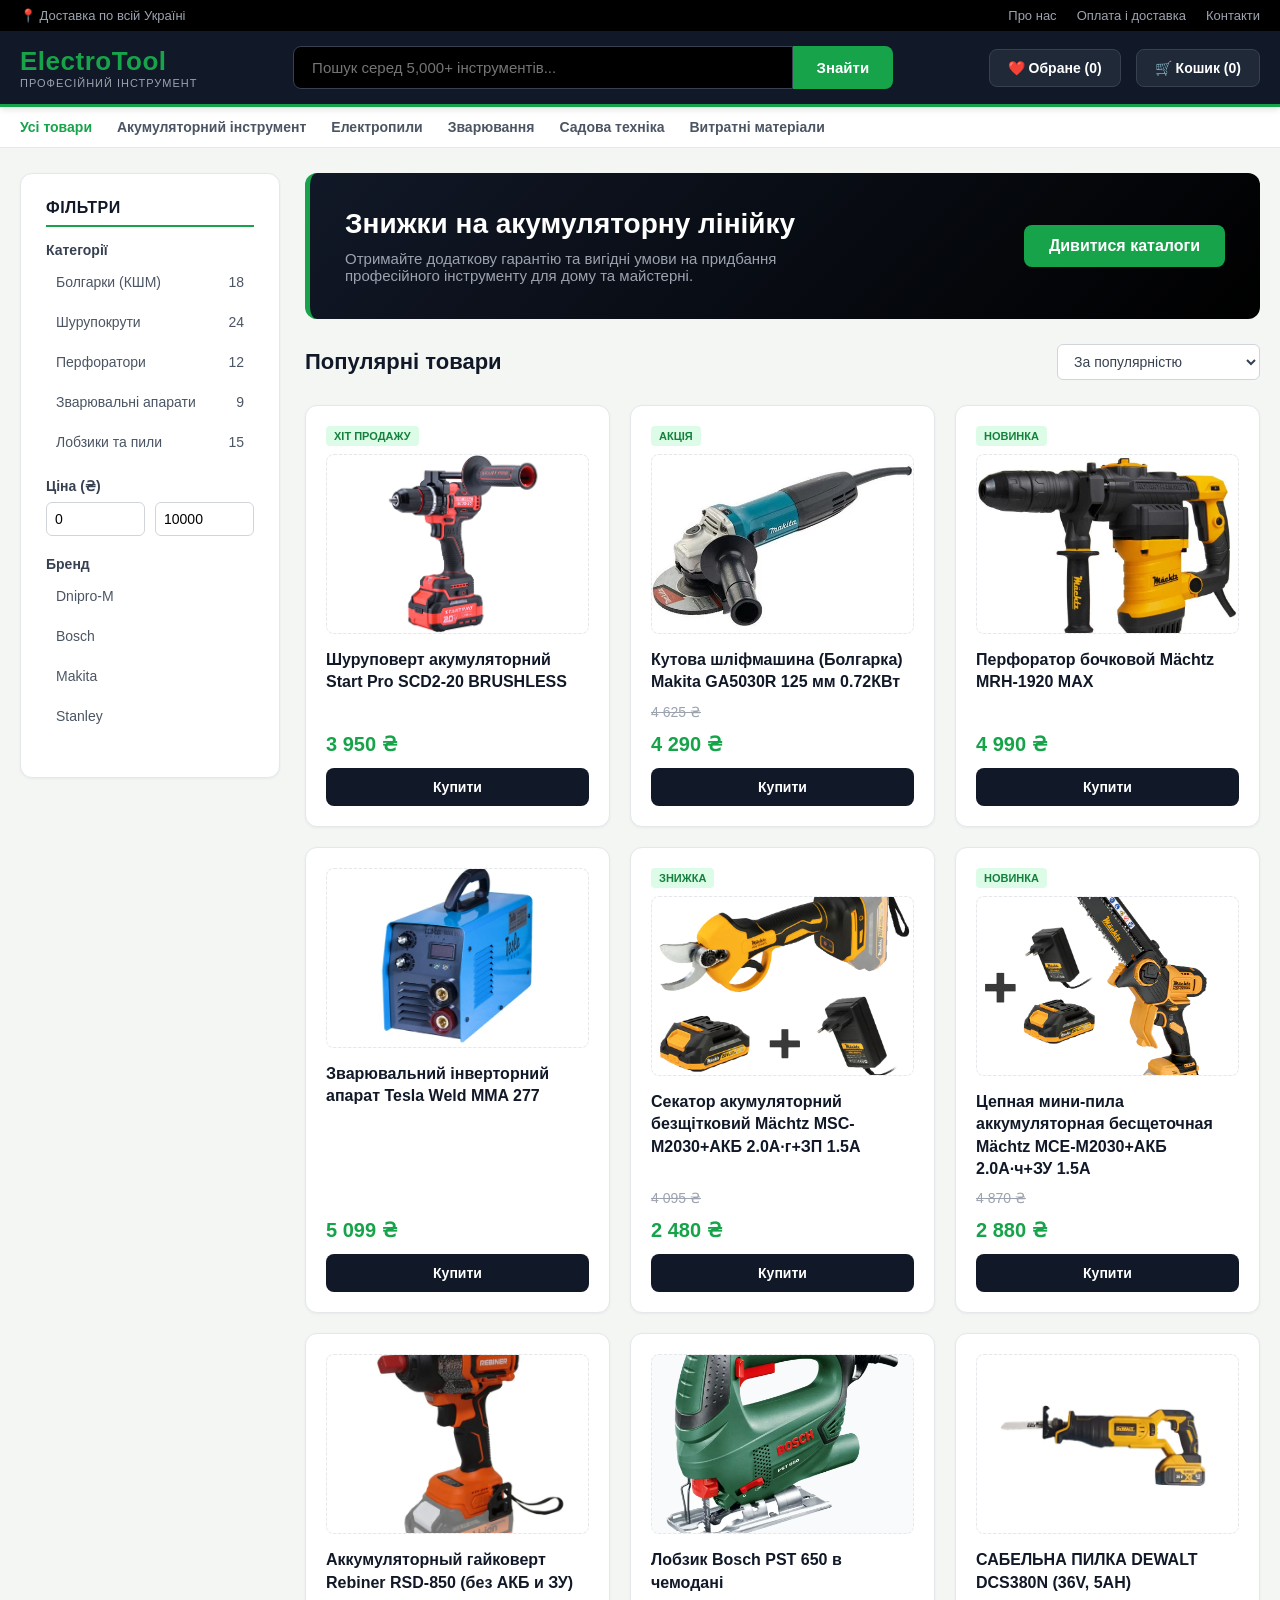
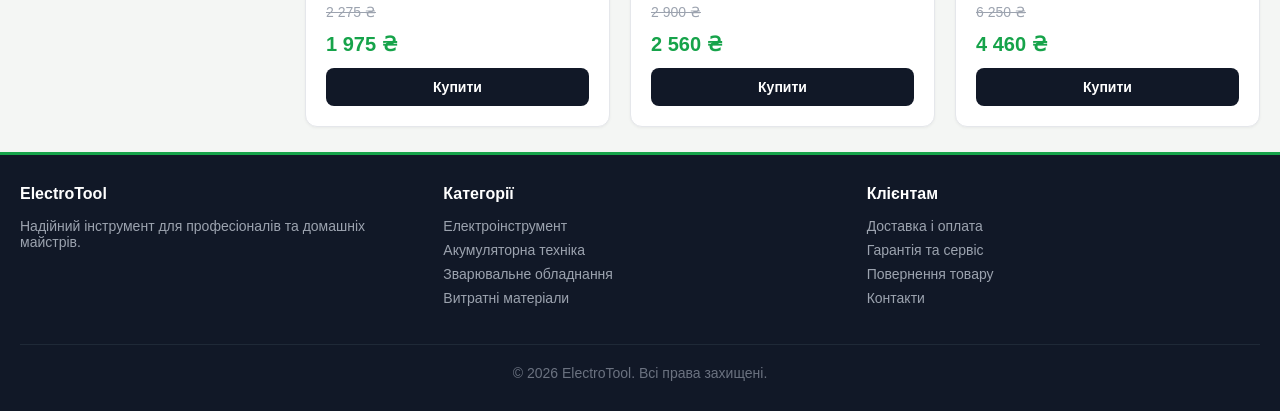
<file: index.html>
<!DOCTYPE html>
<html lang="uk">
<head>
  <meta charset="UTF-8">
  <meta name="viewport" content="width=device-width, initial-scale=1.0">
  <title>ElectroTool — Професійний електроінструмент</title>
  <link rel="stylesheet" href="style.css">
</head>
<body>

  <div class="top-bar">
    <span>📍 Доставка по всій Україні</span>
    <div class="top-bar-links">
      <a href="#">Про нас</a>
      <a href="#">Оплата і доставка</a>
      <a href="#">Контакти</a>
    </div>
  </div>

  <header>
    <div class="logo-block">
      <a href="#" class="logo">ElectroTool</a>
      <span class="logo-sub">Професійний інструмент</span>
    </div>
    
    <div class="search-bar">
      <input type="text" placeholder="Пошук серед 5,000+ інструментів...">
      <button type="button">Знайти</button>
    </div>

    <div class="header-actions">
      <a href="#" class="action-btn">❤️ Обране (0)</a>
      <a href="#" class="action-btn">🛒 Кошик (0)</a>
    </div>
  </header>

  <nav class="main-nav">
    <a href="#" class="active">Усі товари</a>
    <a href="#">Акумуляторний інструмент</a>
    <a href="#">Електропили</a>
    <a href="#">Зварювання</a>
    <a href="#">Садова техніка</a>
    <a href="#">Витратні матеріали</a>
  </nav>

  <div class="container">
    <aside>
      <h3>Фільтри</h3>
      
      <div class="filter-group">
        <label>Категорії</label>
        <ul class="category-list">
          <li><a href="#"><span>Болгарки (КШМ)</span> <span>18</span></a></li>
          <li><a href="#"><span>Шурупокрути</span> <span>24</span></a></li>
          <li><a href="#"><span>Перфоратори</span> <span>12</span></a></li>
          <li><a href="#"><span>Зварювальні апарати</span> <span>9</span></a></li>
          <li><a href="#"><span>Лобзики та пили</span> <span>15</span></a></li>
        </ul>
      </div>

      <div class="filter-group">
        <label>Ціна (₴)</label>
        <div class="price-inputs">
          <input type="number" placeholder="Від" value="0">
          <input type="number" placeholder="До" value="10000">
        </div>
      </div>

      <div class="filter-group">
        <label>Бренд</label>
        <ul class="category-list">
          <li><a href="#"><span>Dnipro-M</span></a></li>
          <li><a href="#"><span>Bosch</span></a></li>
          <li><a href="#"><span>Makita</span></a></li>
          <li><a href="#"><span>Stanley</span></a></li>
        </ul>
      </div>
    </aside>

    <div class="content-area">
      <div class="banner">
        <div class="banner-text">
          <h1>Знижки на акумуляторну лінійку</h1>
          <p>Отримайте додаткову гарантію та вигідні умови на придбання професійного інструменту для дому та майстерні.</p>
        </div>
        <a href="#" class="banner-btn">Дивитися каталоги</a>
      </div>

      <div class="catalog-header">
        <h2>Популярні товари</h2>
        <select class="sort-select">
          <option>За популярністю</option>
          <option>Від дешевих до дорогих</option>
          <option>Від дорогих до дешевих</option>
        </select>
      </div>

      <main class="catalog" id="catalog"></main>
      <noscript>Для перегляду каталогу увімкніть JavaScript.</noscript>
    </div>
  </div>
  
  
  <footer>
    <div class="footer-content">
      <div class="footer-column">
        <h4>ElectroTool</h4>
        <p>Надійний інструмент для професіоналів та домашніх майстрів.</p>
      </div>
      <div class="footer-column">
        <h4>Категорії</h4>
        <ul>
          <li><a href="#">Електроінструмент</a></li>
          <li><a href="#">Акумуляторна техніка</a></li>
          <li><a href="#">Зварювальне обладнання</a></li>
          <li><a href="#">Витратні матеріали</a></li>
        </ul>
      </div>
      <div class="footer-column">
        <h4>Клієнтам</h4>
        <ul>
          <li><a href="#">Доставка і оплата</a></li>
          <li><a href="#">Гарантія та сервіс</a></li>
          <li><a href="#">Повернення товару</a></li>
          <li><a href="#">Контакти</a></li>
        </ul>
      </div>
    </div>
    <div class="footer-bottom">
      &copy; 2026 ElectroTool. Всі права захищені.
    </div>
  </footer>

  <script src="products.js"></script>
  <script src="catalog.js"></script>
  <script src="script.js"></script>
</body>
</html>
</file>
<file: style.css>
* {
  box-sizing: border-box;
  margin: 0;
  padding: 0;
}

.product-title { display: block; text-decoration: none; }
a.product-title:hover { color: #15803d; text-decoration: underline; }
.product-image > a { display: block; width: 100%; height: 100%; }
.slider-btn:focus-visible, .product-image:focus-within .slider-btn { opacity: 1; }
.main-nav { flex-wrap: wrap; }

body {
  font-family: Arial, sans-serif;
  background-color: #f4f6f4;
  color: #111827;
  display: flex;
  flex-direction: column;
  min-height: 100vh;
}

.top-bar {
  background-color: #000000;
  color: #9ca3af;
  font-size: 13px;
  padding: 8px 20px;
  display: flex;
  justify-content: space-between;
  align-items: center;
}

.top-bar-links {
  display: flex;
  gap: 20px;
}

.top-bar-links a {
  color: #9ca3af;
  text-decoration: none;
}

.top-bar-links a:hover {
  color: #ffffff;
}

header {
  background-color: #111827;
  color: #ffffff;
  padding: 15px 20px;
  display: flex;
  justify-content: space-between;
  align-items: center;
  position: sticky;
  top: 0;
  z-index: 100;
  box-shadow: 0 4px 6px -1px rgba(0,0,0,0.1);
  border-bottom: 3px solid #16a34a;
}

.logo-block {
  display: flex;
  flex-direction: column;
}

.logo {
  font-size: 26px;
  font-weight: bold;
  color: #16a34a;
  text-decoration: none;
  letter-spacing: 0.5px;
}

.logo-sub {
  font-size: 11px;
  color: #9ca3af;
  text-transform: uppercase;
  letter-spacing: 1px;
}

.search-bar {
  display: flex;
  flex: 1;
  max-width: 600px;
  margin: 0 20px;
}

.search-bar input {
  width: 100%;
  padding: 12px 18px;
  border: 1px solid #374151;
  border-radius: 8px 0 0 8px;
  outline: none;
  background-color: #000000;
  color: #ffffff;
  font-size: 15px;
}

.search-bar button {
  padding: 12px 24px;
  border: none;
  background-color: #16a34a;
  color: #ffffff;
  font-weight: bold;
  border-radius: 0 8px 8px 0;
  cursor: pointer;
  font-size: 15px;
  transition: background-color 0.2s;
}

.search-bar button:hover {
  background-color: #15803d;
}

.header-actions {
  display: flex;
  gap: 15px;
}

.action-btn {
  background-color: #1f2937;
  color: #ffffff;
  padding: 10px 18px;
  border-radius: 8px;
  text-decoration: none;
  font-weight: bold;
  font-size: 14px;
  display: flex;
  align-items: center;
  gap: 8px;
  border: 1px solid #374151;
  transition: background-color 0.2s;
}

.action-btn:hover {
  background-color: #374151;
}

.main-nav {
  background-color: #ffffff;
  border-bottom: 1px solid #e5e7eb;
  padding: 12px 20px;
  display: flex;
  gap: 25px;
}

.main-nav a {
  color: #4b5563;
  text-decoration: none;
  font-weight: 600;
  font-size: 14px;
}

.main-nav a:hover, .main-nav a.active {
  color: #16a34a;
}

.container {
  display: grid;
  grid-template-columns: 260px 1fr;
  gap: 25px;
  padding: 25px 20px;
  max-width: 100%;
  margin: 0;
  width: 100%;
  flex: 1;
}

aside {
  background-color: #ffffff;
  padding: 25px;
  border-radius: 12px;
  border: 1px solid #e5e7eb;
  height: fit-content;
  box-shadow: 0 1px 3px rgba(0,0,0,0.05);
}

aside h3 {
  font-size: 16px;
  margin-bottom: 15px;
  color: #111827;
  text-transform: uppercase;
  letter-spacing: 0.5px;
  border-bottom: 2px solid #16a34a;
  padding-bottom: 8px;
}

.filter-group {
  margin-bottom: 20px;
}

.filter-group label {
  display: block;
  font-size: 14px;
  font-weight: bold;
  margin-bottom: 8px;
  color: #374151;
}

.category-list {
  list-style: none;
}

.category-list li {
  margin-bottom: 8px;
}

.category-list a {
  color: #4b5563;
  text-decoration: none;
  font-size: 14px;
  display: flex;
  justify-content: space-between;
  padding: 8px 10px;
  border-radius: 6px;
  transition: background-color 0.2s;
}

.category-list a:hover {
  background-color: #f0fdf4;
  color: #16a34a;
}

.price-inputs {
  display: flex;
  gap: 10px;
}

.price-inputs input {
  width: 100%;
  padding: 8px;
  border: 1px solid #d1d5db;
  border-radius: 6px;
  outline: none;
  font-size: 14px;
}

.content-area {
  display: flex;
  flex-direction: column;
  gap: 25px;
}

.banner {
  background: linear-gradient(135deg, #111827 0%, #000000 100%);
  color: #ffffff;
  padding: 35px;
  border-radius: 12px;
  display: flex;
  justify-content: space-between;
  align-items: center;
  border-left: 5px solid #16a34a;
}

.banner-text h1 {
  font-size: 28px;
  margin-bottom: 10px;
  color: #ffffff;
}

.banner-text p {
  color: #9ca3af;
  font-size: 15px;
  max-width: 500px;
}

.banner-btn {
  background-color: #16a34a;
  color: #ffffff;
  padding: 12px 25px;
  border-radius: 8px;
  text-decoration: none;
  font-weight: bold;
  white-space: nowrap;
  transition: background-color 0.2s;
}

.banner-btn:hover {
  background-color: #15803d;
}

.catalog-header {
  display: flex;
  justify-content: space-between;
  align-items: center;
}

.catalog-header h2 {
  font-size: 22px;
  color: #111827;
}

.sort-select {
  padding: 8px 12px;
  border: 1px solid #d1d5db;
  border-radius: 6px;
  background-color: #ffffff;
  color: #374151;
  font-size: 14px;
  outline: none;
}

.catalog {
  display: grid;
  grid-template-columns: repeat(auto-fill, minmax(240px, 1fr));
  gap: 20px;
}

.product-card {
  background-color: #ffffff;
  border-radius: 12px;
  padding: 20px;
  border: 1px solid #e5e7eb;
  display: flex;
  flex-direction: column;
  justify-content: space-between;
  box-shadow: 0 1px 3px rgba(0,0,0,0.05);
  transition: transform 0.2s, box-shadow 0.2s;
}

.product-card:hover {
  transform: translateY(-3px);
  box-shadow: 0 10px 15px -3px rgba(0,0,0,0.1);
}

.product-image {
  position: relative;
  width: 100%;
  height: 180px;
  background-color: #f9fafb;
  border-radius: 8px;
  margin-bottom: 15px;
  overflow: hidden;
  display: flex;
  align-items: center;
  justify-content: center;
  border: 1px dashed #e5e7eb;
}

.product-image img {
  width: 100%;
  height: 100%;
  object-fit: cover;
  object-position: center;
  display: block;
}

.product-image-placeholder {
  color: #6b7280;
  font-size: 14px;
  font-weight: 500;
  text-align: center;
  width: 100%;
}

.slider-btn {
  position: absolute;
  top: 50%;
  transform: translateY(-50%);
  background-color: rgba(17, 24, 39, 0.7);
  color: #ffffff;
  border: none;
  width: 28px;
  height: 28px;
  border-radius: 50%;
  cursor: pointer;
  display: flex;
  align-items: center;
  justify-content: center;
  font-size: 14px;
  opacity: 0;
  transition: opacity 0.2s, background-color 0.2s;
  z-index: 2;
  user-select: none;
}

.product-image:hover .slider-btn {
  opacity: 1;
}

.slider-btn:hover {
  background-color: #16a34a;
}

.slider-btn.prev {
  left: 6px;
}

.slider-btn.next {
  right: 6px;
}

.product-badge {
  background-color: #dcfce7;
  color: #15803d;
  font-size: 11px;
  font-weight: bold;
  padding: 4px 8px;
  border-radius: 4px;
  width: fit-content;
  margin-bottom: 8px;
  text-transform: uppercase;
}

.product-title {
  font-size: 16px;
  font-weight: bold;
  margin-bottom: 10px;
  color: #111827;
  line-height: 1.4;
}

.product-footer {
  display: flex;
  flex-direction: column;
  gap: 12px;
  margin-top: auto;
}

/* Стилі для акційної та закресленої ціни */
.price-block {
  display: flex;
  align-items: baseline;
  gap: 8px;
}

.old-price {
  font-size: 14px;
  color: #9ca3af;
  text-decoration: line-through;
}

.product-price {
  font-size: 20px;
  font-weight: bold;
  color: #16a34a;
}

.add-to-cart {
  width: 100%;
  padding: 11px;
  background-color: #111827;
  color: #ffffff;
  border: none;
  border-radius: 8px;
  font-weight: bold;
  cursor: pointer;
  font-size: 14px;
  transition: background-color 0.2s;
}

.add-to-cart:hover {
  background-color: #16a34a;
}

/* Модуль кошика */
.cart-modal-overlay {
  position: fixed;
  top: 0;
  left: 0;
  width: 100%;
  height: 100%;
  background-color: rgba(0, 0, 0, 0.6);
  display: flex;
  justify-content: center;
  align-items: center;
  z-index: 1000;
}

.cart-modal-content {
  background-color: #ffffff;
  width: 100%;
  max-width: 450px;
  border-radius: 12px;
  padding: 20px;
  box-shadow: 0 10px 25px rgba(0,0,0,0.2);
  display: flex;
  flex-direction: column;
  gap: 15px;
  color: #111827;
}

.cart-modal-header {
  display: flex;
  justify-content: space-between;
  align-items: center;
  border-bottom: 1px solid #e5e7eb;
  padding-bottom: 10px;
}

.cart-modal-header h3 {
  font-size: 18px;
}

.close-btn {
  background: none;
  border: none;
  font-size: 24px;
  cursor: pointer;
  color: #6b7280;
}

.cart-modal-body {
  max-height: 250px;
  overflow-y: auto;
}

#cart-items-list {
  list-style: none;
  display: flex;
  flex-direction: column;
  gap: 10px;
}

.cart-item {
  display: flex;
  justify-content: space-between;
  align-items: center;
  padding: 8px 10px;
  background-color: #f9fafb;
  border-radius: 6px;
  font-size: 14px;
}

.cart-item-remove {
  background: none;
  border: none;
  color: #dc2626;
  cursor: pointer;
  font-weight: bold;
}

.cart-modal-footer {
  border-top: 1px solid #e5e7eb;
  padding-top: 15px;
  display: flex;
  flex-direction: column;
  gap: 12px;
}

.cart-total {
  font-size: 16px;
  font-weight: bold;
  text-align: right;
}

.checkout-btn {
  width: 100%;
  padding: 11px;
  background-color: #16a34a;
  color: #ffffff;
  border: none;
  border-radius: 8px;
  font-weight: bold;
  cursor: pointer;
}

.checkout-btn:hover {
  background-color: #15803d;
}

footer {
  background-color: #111827;
  color: #9ca3af;
  padding: 30px 20px;
  margin-top: auto;
  font-size: 14px;
  border-top: 3px solid #16a34a;
}

.footer-content {
  max-width: 100%;
  margin: 0 auto;
  display: grid;
  grid-template-columns: repeat(auto-fit, minmax(220px, 1fr));
  gap: 30px;
  margin-bottom: 30px;
}

.footer-column h4 {
  color: #ffffff;
  font-size: 16px;
  margin-bottom: 15px;
}

.footer-column ul {
  list-style: none;
}

.footer-column ul li {
  margin-bottom: 8px;
}

.footer-column ul a {
  color: #9ca3af;
  text-decoration: none;
}

.footer-column ul a:hover {
  color: #ffffff;
}

.footer-bottom {
  max-width: 100%;
  margin: 0 auto;
  text-align: center;
  border-top: 1px solid #1f2937;
  padding-top: 20px;
  color: #6b7280;
}

@media (max-width: 900px) {
  .container {
    grid-template-columns: 1fr;
    padding: 15px 10px;
  }

  header {
    flex-direction: column;
    gap: 15px;
    padding: 15px 10px;
  }

  .search-bar {
    width: 100%;
    margin: 0;
  }

  .banner {
    flex-direction: column;
    gap: 20px;
    text-align: center;
  }

  .banner-text p {
    max-width: 100%;
  }
}
</file>
